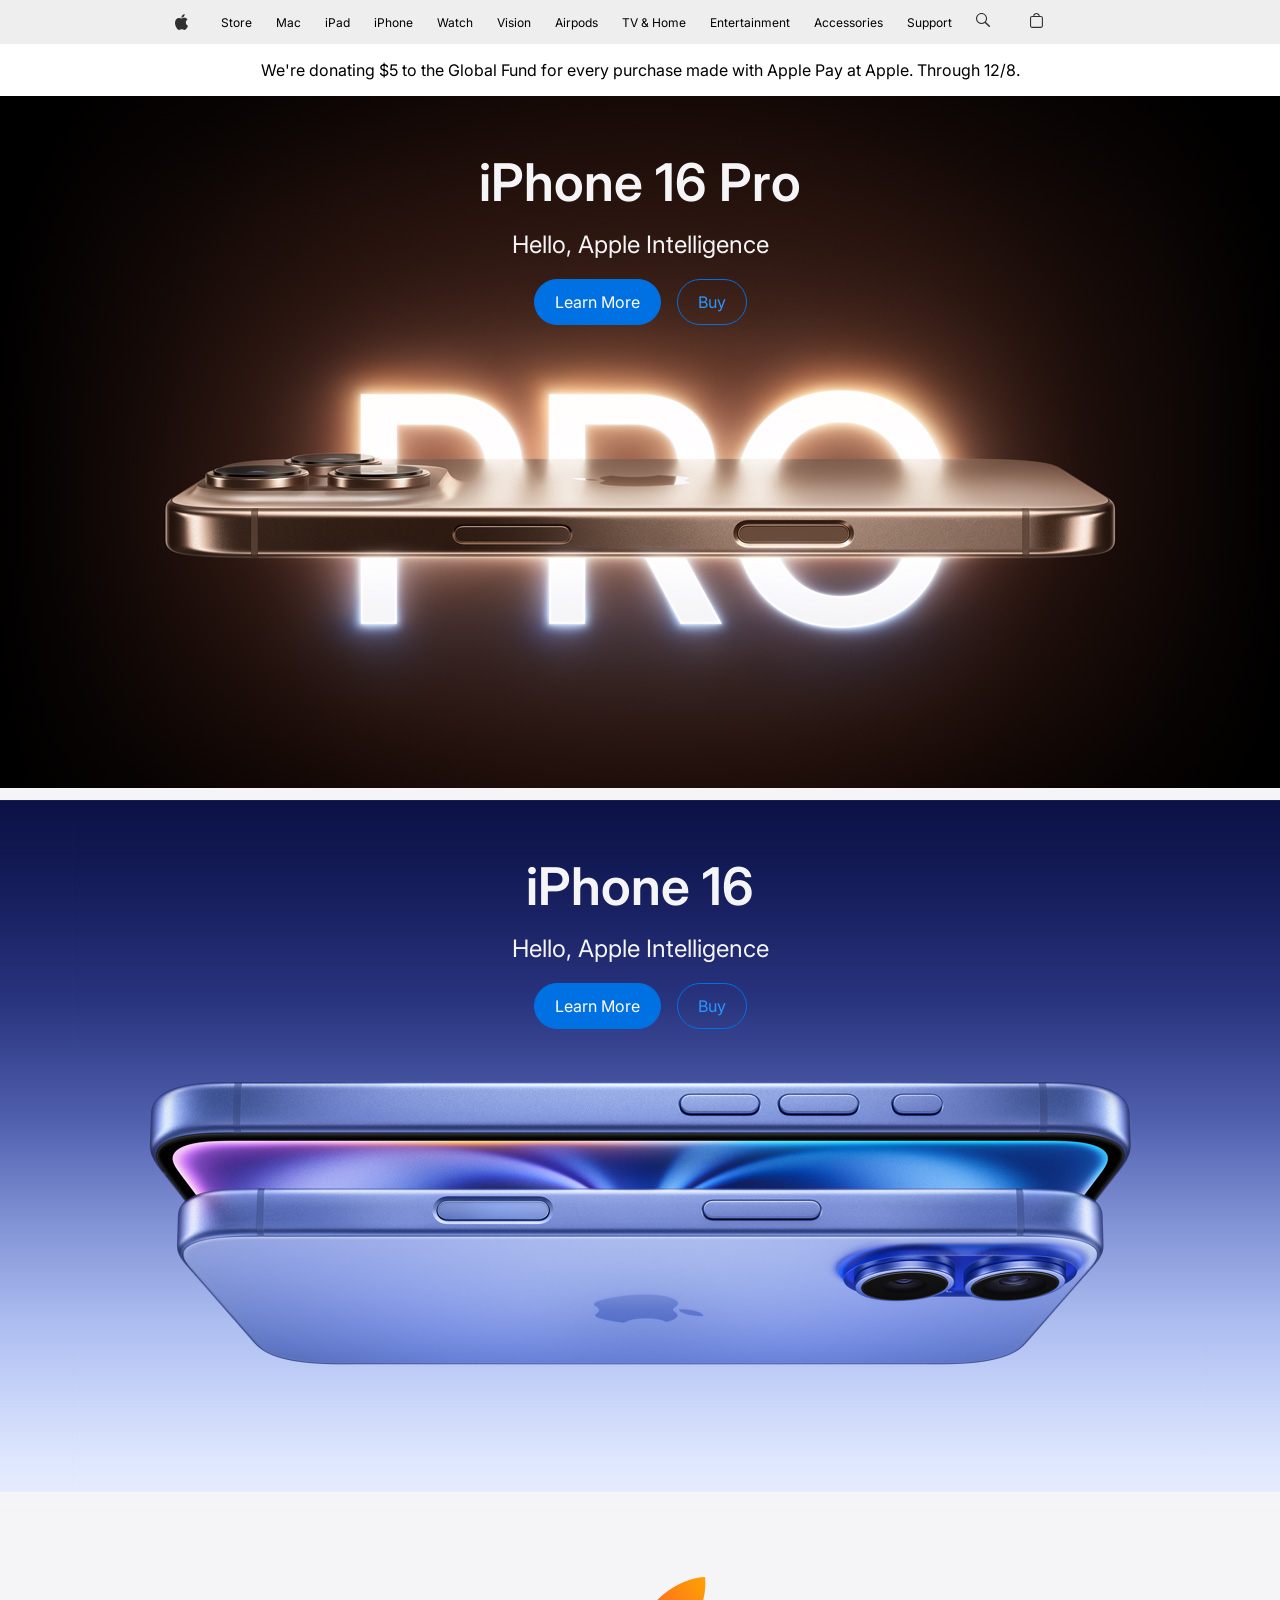
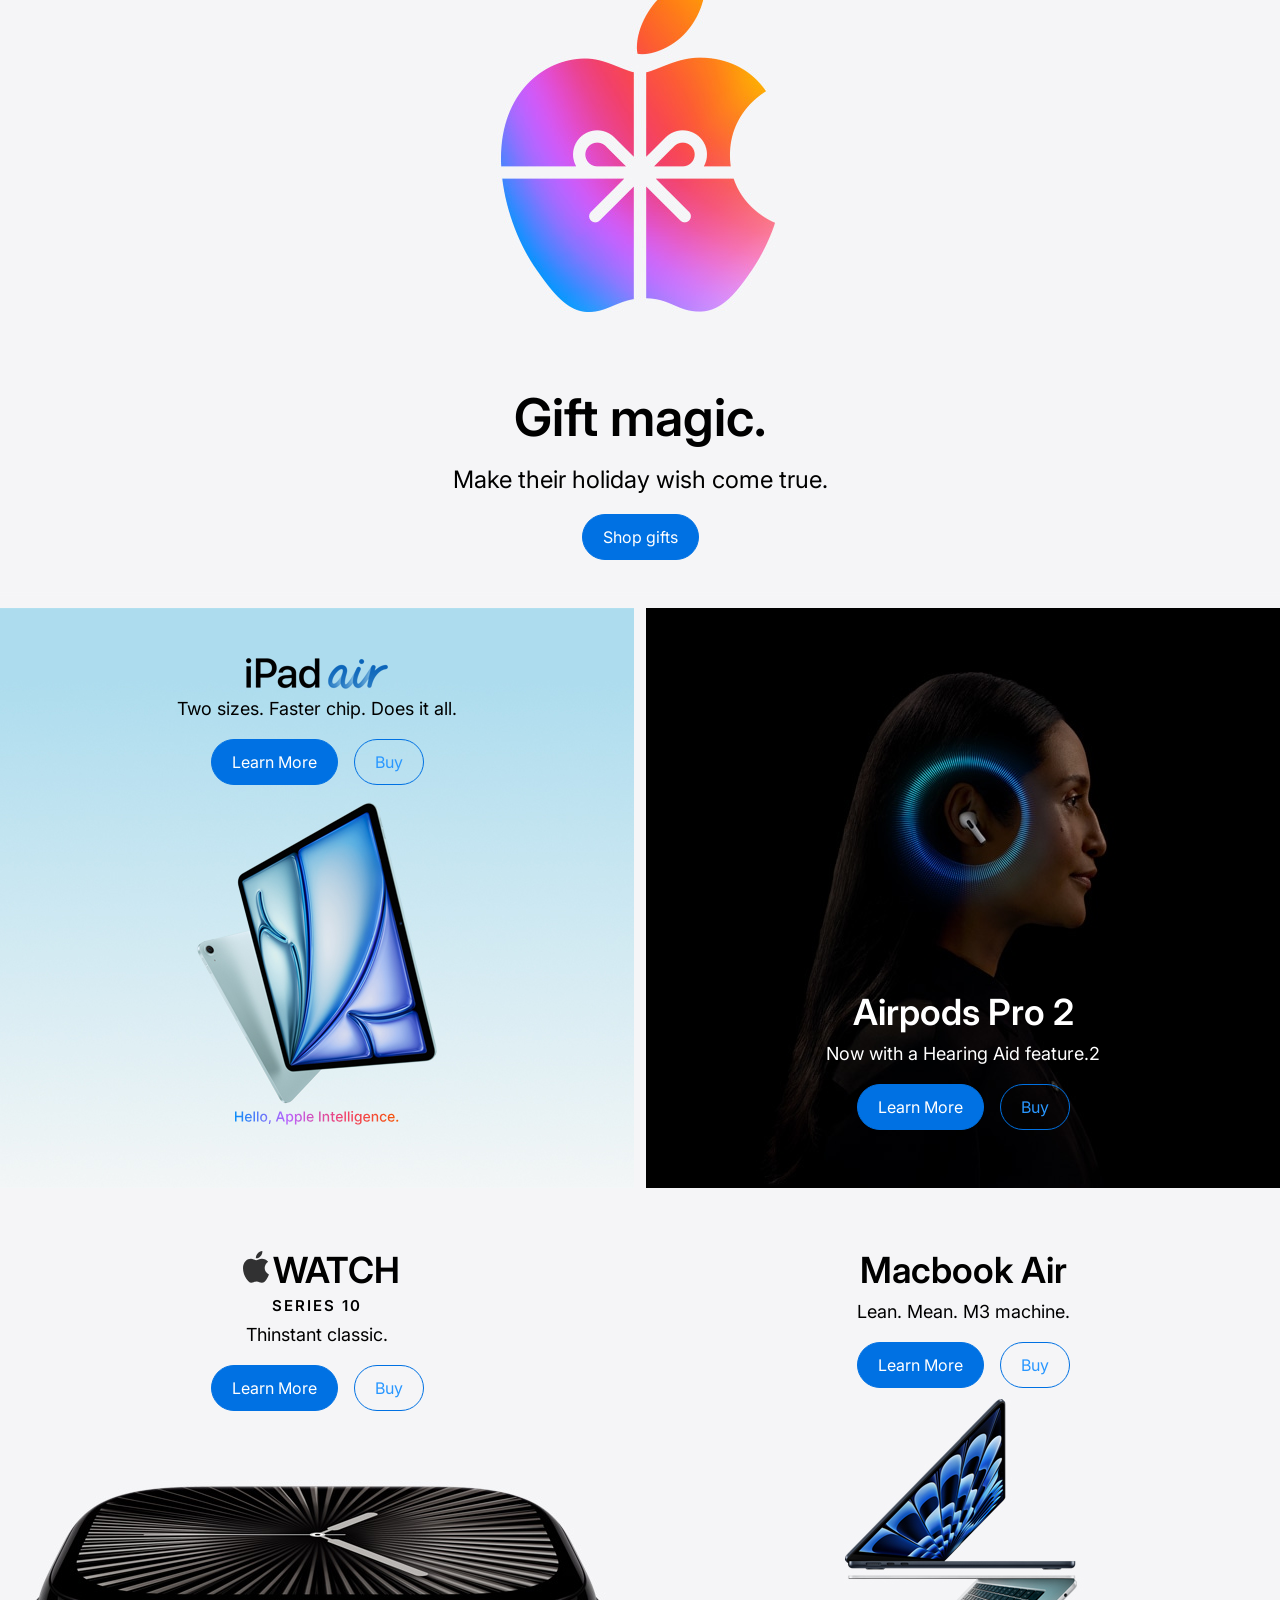
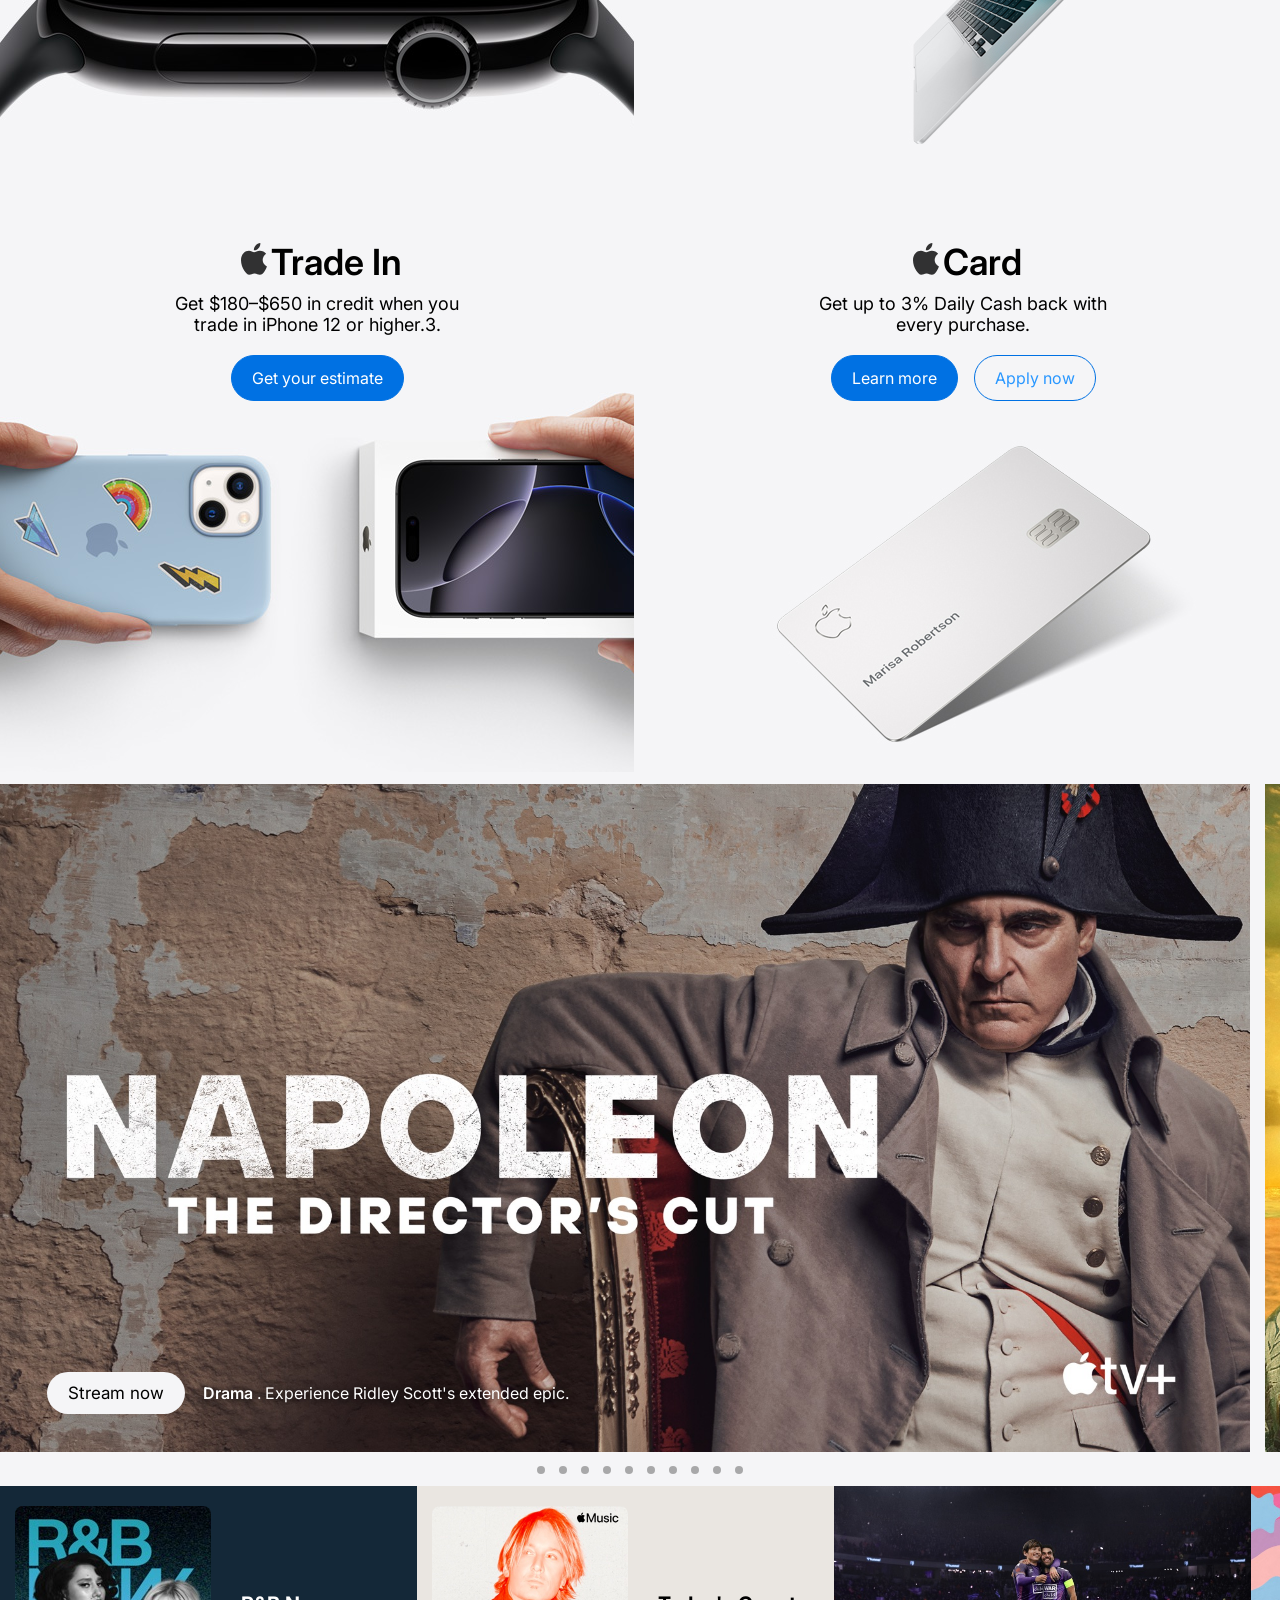
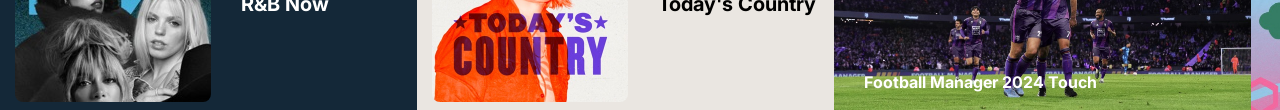
<file: index.html>
<!doctype html>
<html lang="en">
  <head>
    <link rel="stylesheet" href="style.css" />
    <meta charset="UTF-8" />
    <meta name="viewport" content="width=device-width, initial-scale=1.0" />
    <title>Apple</title>
    <link rel="icon" href="images/apple-logo.svg" />
  </head>
  <body>
    <header class="fixed center">
      <a class="center header-icon" href="index.html">
        <img src="images/apple-logo.svg" alt="apple-logo" />
      </a>
      <a class="header-link" href="store.html">Store</a>
      <span class="header-link">Mac</span>
      <span class="header-link">iPad</span>
      <span class="header-link">iPhone</span>
      <span class="header-link">Watch</span>
      <span class="header-link">Vision</span>
      <span class="header-link">Airpods</span>
      <span class="header-link">TV & Home</span>
      <span class="header-link">Entertainment</span>
      <span class="header-link">Accessories</span>
      <span class="header-link">Support</span>
      <div class="center header-icons-left">
        <div class="header-icon">
          <img src="images/search-icon.svg" alt="search-icon" />
        </div>
        <div class="header-icon">
          <img src="images/store-icon.svg" alt="store-icon" />
        </div>
        <div class="header-icon">
          <img src="images/menu-icon.svg" alt="" class="menu-icon" />
        </div>
      </div>
    </header>
    <main>
      <!-- IHPONE 16 PRO -->
      <section>
        <div class="donation-banner center">
          We're donating $5 to the Global Fund for every purchase made with
          Apple Pay at Apple. Through 12/8.
        </div>
        <div class="hero-sections iphone-16-pro-bg align-center">
          <h1 class="hero-title">iPhone 16 Pro</h1>
          <p class="hero-subhead">Hello, Apple Intelligence</p>
          <div class="hero-buttons">
            <div class="button hero-primary-button">Learn More</div>
            <div class="button hero-secondary-button">Buy</div>
          </div>
        </div>
      </section>
      <!-- IPHONE 16 -->
      <section>
        <div class="hero-sections iphone-16-bg align-center">
          <h1 class="hero-title">iPhone 16</h1>
          <p class="hero-subhead">Hello, Apple Intelligence</p>
          <div class="hero-buttons">
            <div class="button hero-primary-button">Learn More</div>
            <div class="button hero-secondary-button">Buy</div>
          </div>
        </div>
      </section>
      <!-- GIFT -->
      <section>
        <div class="hero-sections gift-bg align-center">
          <h1 id="gift-title" class="hero-title dark-title">Gift magic.</h1>
          <p id="gift-subhead" class="hero-subhead dark-title">
            Make their holiday wish come true.
          </p>
          <div class="hero-buttons">
            <div class="button hero-primary-button">Shop gifts</div>
          </div>
        </div>
      </section>
      <!-- PRODUCTS -->
      <section>
        <div class="product-container">
          <div class="product-container-row">
            <!-- ROW: 1 PRODUCT: 1 -->
            <div
              class="product"
              style="--image-url: url(&quot;images/ipad-air-bg.svg&quot;)"
            >
              <img src="images/ipad-air-heading.svg" alt="" />
              <p class="product-subhead dark-title">
                Two sizes. Faster chip. Does it all.
              </p>
              <div class="hero-buttons">
                <div class="button hero-primary-button">Learn More</div>
                <div class="button hero-secondary-button">Buy</div>
              </div>
              <div style="margin-top: 324px">
                <img src="images/hello-apple-intel-gradient-title.svg" alt="" />
              </div>
            </div>
            <!-- ROW: 1 PRODUCT: 2 -->
            <div
              class="product"
              style="--image-url: url(&quot;images/watch-bg.svg&quot;)"
            >
              <div>
                <img
                  src="images/apple-logo.svg"
                  style="height: 32px; margin-left: 8px"
                  alt=""
                />
                <span class="product-title dark-title"> WATCH </span>
                <div>
                  <p class="product-series-title">SERIES 10</p>
                </div>
              </div>
              <span class="product-subhead dark-title">Thinstant classic.</span>
              <div class="hero-buttons">
                <div class="button hero-primary-button">Learn More</div>
                <div class="button hero-secondary-button">Buy</div>
              </div>
            </div>
            <!-- ROW: 1 PRODUCT: 3 -->
            <div
              class="product"
              style="--image-url: url(&quot;images/trade-in-bg.svg&quot;)"
            >
              <div>
                <img
                  src="images/apple-logo.svg"
                  style="height: 32px; margin-left: 8px"
                  alt=""
                />
                <span class="product-title dark-title"> Trade In </span>
              </div>
              <span class="product-subhead dark-title"
                >Get $180–$650 in credit when you trade in iPhone 12 or
                higher.3.</span
              >
              <div class="hero-buttons">
                <div class="button hero-primary-button">Get your estimate</div>
              </div>
            </div>
          </div>
          <div class="product-container-row">
            <!-- ROW: 2 PRODUCT: 1 -->
            <div
              class="product product-bottom"
              style="--image-url: url(&quot;images/airpods-pro-2-bg.svg&quot;)"
            >
              <h1 class="product-title">Airpods Pro 2</h1>
              <p class="product-subhead">Now with a Hearing Aid feature.2</p>
              <div class="hero-buttons">
                <div class="button hero-primary-button">Learn More</div>
                <div class="button hero-secondary-button">Buy</div>
              </div>
            </div>
            <!-- ROW: 2 PRODUCT: 2 -->
            <div
              class="product"
              style="--image-url: url(&quot;images/macbook-air-bg.svg&quot;)"
            >
              <h1 class="product-title dark-title">Macbook Air</h1>
              <p class="product-subhead dark-title">Lean. Mean. M3 machine.</p>
              <div class="hero-buttons">
                <div class="button hero-primary-button">Learn More</div>
                <div class="button hero-secondary-button">Buy</div>
              </div>
            </div>
            <!-- ROW: 2 PRODUCT: 3 -->
            <div
              class="product"
              style="--image-url: url(&quot;images/apple-card-bg.svg&quot;)"
            >
              <div>
                <img
                  src="images/apple-logo.svg"
                  style="height: 32px; margin-left: 8px"
                  alt=""
                />
                <span class="product-title dark-title"> Card </span>
              </div>
              <span class="product-subhead dark-title"
                >Get up to 3% Daily Cash back with every purchase.</span
              >
              <div class="hero-buttons">
                <div class="button hero-primary-button">Learn more</div>
                <div class="button hero-secondary-button">Apply now</div>
              </div>
            </div>
          </div>
        </div>
      </section>
      <!-- MEDIA CAROUSEL -->
      <section>
        <div class="media-carousel">
          <div
            id="item1"
            class="carousel-slide"
            style="--background-image: url(&quot;images/napoleon.jpg&quot;)"
          >
            <div class="carousel-info">
              <button class="carousel-info-button">Stream now</button>
              <span class="carousel-genre">Drama</span>
              <span class="carousel-separator">.</span>
              <span class="carousel-description"
                >Experience Ridley Scott's extended epic.</span
              >
            </div>
          </div>
          <div
            id="item2"
            class="carousel-slide"
            style="--background-image: url(&quot;images/bad-monkey.jpg&quot;)"
          >
            <div class="carousel-info">
              <button class="carousel-info-button">Stream now</button>
              <span class="carousel-genre">Drama</span>
              <span class="carousel-separator">.</span>
              <span class="carousel-description"
                >Experience Ridley Scott's extended epic.</span
              >
            </div>
          </div>
          <div
            id="item3"
            class="carousel-slide"
            style="--background-image: url(&quot;images/instigators.jpg&quot;)"
          >
            <div class="carousel-info">
              <button class="carousel-info-button">Stream now</button>
              <span class="carousel-genre">Drama</span>
              <span class="carousel-separator">.</span>
              <span class="carousel-description"
                >Experience Ridley Scott's extended epic.</span
              >
            </div>
          </div>
          <div
            id="item4"
            class="carousel-slide"
            style="--background-image: url(&quot;images/k-pop-idols.jpg&quot;)"
          >
            <div class="carousel-info">
              <button class="carousel-info-button">Stream now</button>
              <span class="carousel-genre">Drama</span>
              <span class="carousel-separator">.</span>
              <span class="carousel-description"
                >Experience Ridley Scott's extended epic.</span
              >
            </div>
          </div>
          <div
            id="item5"
            class="carousel-slide"
            style="--background-image: url(&quot;images/season-pass.jpg&quot;)"
          >
            <div class="carousel-info">
              <button class="carousel-info-button">Stream now</button>
              <span class="carousel-genre">Drama</span>
              <span class="carousel-separator">.</span>
              <span class="carousel-description"
                >Experience Ridley Scott's extended epic.</span
              >
            </div>
          </div>
          <div
            id="item6"
            class="carousel-slide"
            style="
              --background-image: url(&quot;images/pressumed-innocent.jpg&quot;);
            "
          >
            <div class="carousel-info">
              <button class="carousel-info-button">Stream now</button>
              <span class="carousel-genre">Drama</span>
              <span class="carousel-separator">.</span>
              <span class="carousel-description"
                >Experience Ridley Scott's extended epic.</span
              >
            </div>
          </div>
          <div
            id="item7"
            class="carousel-slide"
            style="--background-image: url(&quot;images/pachinko.jpg&quot;)"
          >
            <div class="carousel-info">
              <button class="carousel-info-button">Stream now</button>
              <span class="carousel-genre">Drama</span>
              <span class="carousel-separator">.</span>
              <span class="carousel-description"
                >Experience Ridley Scott's extended epic.</span
              >
            </div>
          </div>
          <div
            id="item8"
            class="carousel-slide"
            style="--background-image: url(&quot;images/baseball.jpg&quot;)"
          >
            <div class="carousel-info">
              <button class="carousel-info-button">Stream now</button>
              <span class="carousel-genre">Drama</span>
              <span class="carousel-separator">.</span>
              <span class="carousel-description"
                >Experience Ridley Scott's extended epic.</span
              >
            </div>
          </div>
          <div
            id="item9"
            class="carousel-slide"
            style="
              --background-image: url(&quot;images/lady-in-the-lake.jpg&quot;);
            "
          >
            <div class="carousel-info">
              <button class="carousel-info-button">Stream now</button>
              <span class="carousel-genre">Drama</span>
              <span class="carousel-separator">.</span>
              <span class="carousel-description"
                >Experience Ridley Scott's extended epic.</span
              >
            </div>
          </div>
          <div
            id="item10"
            class="carousel-slide"
            style="--background-image: url(&quot;images/morning-show.jpg&quot;)"
          >
            <div class="carousel-info">
              <button class="carousel-info-button">Stream now</button>
              <span class="carousel-genre">Drama</span>
              <span class="carousel-separator">.</span>
              <span class="carousel-description"
                >Experience Ridley Scott's extended epic.</span
              >
            </div>
          </div>
        </div>
        <div class="bullets">
          <a href="#item1" class="bullet"></a>
          <a href="#item2" class="bullet"></a>
          <a href="#item3" class="bullet"></a>
          <a href="#item4" class="bullet"></a>
          <a href="#item5" class="bullet"></a>
          <a href="#item6" class="bullet"></a>
          <a href="#item7" class="bullet"></a>
          <a href="#item8" class="bullet"></a>
          <a href="#item9" class="bullet"></a>
          <a href="#item10" class="bullet"></a>
        </div>
      </section>
      <section>
        <div class="slider-wrapper">
          <div class="slider">
            <div
              class="slider-item"
              style="--item: 1; --bg-color: rgb(20, 40, 56); --color: white"
            >
              <div class="slider-content">
                <div class="slider-image-small">
                  <img src="images/1.jpg" alt="" />
                </div>
                <p class="slider-title">R&B Now</p>
                <div class="slider-overlay">
                  <button class="slider-button">Listen Now</button>
                </div>
              </div>
            </div>
            <div
              class="slider-item"
              style="--item: 2; --bg-color: #eae6e1; --color: black"
            >
              <div class="slider-content">
                <div class="slider-image-small">
                  <img
                    class="slider-image"
                    src="./images/2.jpg"
                    alt="Today's Country"
                  />
                </div>
                <p class="slider-title">Today's Country</p>
                <div class="slider-overlay">
                  <button class="slider-button">Listen Now</button>
                </div>
              </div>
            </div>
            <div class="slider-item" style="--item: 3">
              <div class="slider-content">
                <div class="slider-image-full">
                  <img
                    class="slider-image"
                    src="./images/3.jpg"
                    alt="Football Manager 2024 Touch"
                  />
                </div>
                <p class="slider-caption">Football Manager 2024 Touch</p>
                <div class="slider-overlay">
                  <button class="slider-button">Listen Now</button>
                </div>
              </div>
            </div>
            <div class="slider-item" style="--item: 4">
              <div class="slider-content">
                <div class="slider-image-full">
                  <img
                    class="slider-image"
                    src="./images/4.jpg"
                    alt="6 Weeks to Restart Your Fitness"
                  />
                </div>
                <p class="slider-caption">6 Weeks to Restart Your Fitness</p>
                <div class="slider-overlay">
                  <button class="slider-button">Listen Now</button>
                </div>
              </div>
            </div>
            <div class="slider-item" style="--item: 5">
              <div class="slider-content">
                <div class="slider-image-full">
                  <img
                    class="slider-image"
                    src="./images/5.jpg"
                    alt="NBA 2k25 Arcade Edition"
                  />
                </div>
                <p class="slider-caption">NBA 2k25 Arcade Edition</p>
                <div class="slider-overlay">
                  <button class="slider-button">Listen Now</button>
                </div>
              </div>
            </div>
            <div class="slider-item" style="--item: 6">
              <div class="slider-content">
                <div class="slider-image-full">
                  <img
                    class="slider-image"
                    src="./images/6.jpg"
                    alt="Strength with Kyle"
                  />
                </div>
                <p class="slider-caption">Strength with Kyle</p>
                <div class="slider-overlay">
                  <button class="slider-button">Listen Now</button>
                </div>
              </div>
            </div>
            <div class="slider-item" style="--item: 7">
              <div class="slider-content">
                <div class="slider-image-full">
                  <img
                    class="slider-image"
                    src="./images/7.jpg"
                    alt="Run your first 5K"
                  />
                </div>
                <p class="slider-caption">Run your first 5K</p>
                <div class="slider-overlay">
                  <button class="slider-button">Listen Now</button>
                </div>
              </div>
            </div>
            <div
              class="slider-item"
              style="--item: 8; --bg-color: rgb(64, 13, 14)"
            >
              <div class="slider-content">
                <div class="slider-image-small">
                  <img
                    class="slider-image"
                    src="./images/8.jpg"
                    alt="Today's Indie Rock"
                  />
                </div>
                <p class="slider-title">Today's Indie Rock</p>
                <div class="slider-overlay">
                  <button class="slider-button">Listen Now</button>
                </div>
              </div>
            </div>
            <div class="slider-item" style="--item: 9">
              <div class="slider-content">
                <div class="slider-image-full">
                  <img
                    class="slider-image"
                    src="./images/9.jpg"
                    alt="Hello Kitty Island Adventure"
                  />
                </div>
                <p class="slider-caption">Hello Kitty Island Adventure</p>
                <div class="slider-overlay">
                  <button class="slider-button">Listen Now</button>
                </div>
              </div>
            </div>
            <div
              class="slider-item"
              style="--item: 10; --bg-color: rgb(38, 38, 38)"
            >
              <div class="slider-content">
                <div class="slider-image-small">
                  <img
                    class="slider-image"
                    src="./images/10.jpg"
                    alt="Strength with Kyle"
                  />
                </div>
                <p class="slider-title">Strength with Kyle</p>
                <div class="slider-overlay">
                  <button class="slider-button">Listen Now</button>
                </div>
              </div>
            </div>
            <!-- Duplicated items for infinite loop -->
            <div
              class="slider-item"
              style="--item: 1; --bg-color: rgb(20, 40, 56); --color: white"
            >
              <div class="slider-content">
                <div class="slider-image-small">
                  <img src="images/1.jpg" alt="" />
                </div>
                <p class="slider-title">R&B Now</p>
                <div class="slider-overlay">
                  <button class="slider-button">Listen Now</button>
                </div>
              </div>
            </div>
            <div
              class="slider-item"
              style="--item: 2; --bg-color: #eae6e1; --color: black"
            >
              <div class="slider-content">
                <div class="slider-image-small">
                  <img
                    class="slider-image"
                    src="./images/2.jpg"
                    alt="Today's Country"
                  />
                </div>
                <p class="slider-title">Today's Country</p>
                <div class="slider-overlay">
                  <button class="slider-button">Listen Now</button>
                </div>
              </div>
            </div>
            <div class="slider-item" style="--item: 3">
              <div class="slider-content">
                <div class="slider-image-full">
                  <img
                    class="slider-image"
                    src="./images/3.jpg"
                    alt="Football Manager 2024 Touch"
                  />
                </div>
                <p class="slider-caption">Football Manager 2024 Touch</p>
                <div class="slider-overlay">
                  <button class="slider-button">Listen Now</button>
                </div>
              </div>
            </div>
            <div class="slider-item" style="--item: 4">
              <div class="slider-content">
                <div class="slider-image-full">
                  <img
                    class="slider-image"
                    src="./images/4.jpg"
                    alt="6 Weeks to Restart Your Fitness"
                  />
                </div>
                <p class="slider-caption">6 Weeks to Restart Your Fitness</p>
                <div class="slider-overlay">
                  <button class="slider-button">Listen Now</button>
                </div>
              </div>
            </div>
            <div class="slider-item" style="--item: 5">
              <div class="slider-content">
                <div class="slider-image-full">
                  <img
                    class="slider-image"
                    src="./images/5.jpg"
                    alt="NBA 2k25 Arcade Edition"
                  />
                </div>
                <p class="slider-caption">NBA 2k25 Arcade Edition</p>
                <div class="slider-overlay">
                  <button class="slider-button">Listen Now</button>
                </div>
              </div>
            </div>
            <div class="slider-item" style="--item: 6">
              <div class="slider-content">
                <div class="slider-image-full">
                  <img
                    class="slider-image"
                    src="./images/6.jpg"
                    alt="Strength with Kyle"
                  />
                </div>
                <p class="slider-caption">Strength with Kyle</p>
                <div class="slider-overlay">
                  <button class="slider-button">Listen Now</button>
                </div>
              </div>
            </div>
            <div class="slider-item" style="--item: 7">
              <div class="slider-content">
                <div class="slider-image-full">
                  <img
                    class="slider-image"
                    src="./images/7.jpg"
                    alt="Run your first 5K"
                  />
                </div>
                <p class="slider-caption">Run your first 5K</p>
                <div class="slider-overlay">
                  <button class="slider-button">Listen Now</button>
                </div>
              </div>
            </div>
            <div
              class="slider-item"
              style="--item: 8; --bg-color: rgb(64, 13, 14)"
            >
              <div class="slider-content">
                <div class="slider-image-small">
                  <img
                    class="slider-image"
                    src="./images/8.jpg"
                    alt="Today's Indie Rock"
                  />
                </div>
                <p class="slider-title">Today's Indie Rock</p>
                <div class="slider-overlay">
                  <button class="slider-button">Listen Now</button>
                </div>
              </div>
            </div>
            <div class="slider-item" style="--item: 9">
              <div class="slider-content">
                <div class="slider-image-full">
                  <img
                    class="slider-image"
                    src="./images/9.jpg"
                    alt="Hello Kitty Island Adventure"
                  />
                </div>
                <p class="slider-caption">Hello Kitty Island Adventure</p>
                <div class="slider-overlay">
                  <button class="slider-button">Listen Now</button>
                </div>
              </div>
            </div>
            <div
              class="slider-item"
              style="--item: 10; --bg-color: rgb(38, 38, 38)"
            >
              <div class="slider-content">
                <div class="slider-image-small">
                  <img
                    class="slider-image"
                    src="./images/10.jpg"
                    alt="Strength with Kyle"
                  />
                </div>
                <p class="slider-title">Alpha Music</p>
                <div class="slider-overlay">
                  <button class="slider-button">Listen Now</button>
                </div>
              </div>
            </div>
          </div>
        </div>
      </section>
    </main>
  </body>
</html>
</file>
<file: style.css>
@import url("https://fonts.googleapis.com/css2?family=Inter:ital,opsz,wght@0,14..32,100..900;1,14..32,100..900&display=swap");
@media (max-width: 762px) {
  .header-link {
    display: none;
  }
  header {
    justify-content: space-between !important;
  }
  .header-icon {
    margin: 20px !important;
    width: fit-content !important;
  }
  .header-icons-left {
    column-gap: 0 !important;
  }
  .menu-icon {
    display: flex !important;
  }
  /* .gift-bg {
    background-image: url("images/ipad-air-bg.svg") !important;
  }
  #gift-title {
    display: none;
  }
  #gift-title::after {
    background-image: url("images/ipad-air-heading.svg") !important;
    background-size: contain;
    /* font-size: 0 !important; */
  /* content: "Hello";
    color: white;
    border: 1px solid red;
  } */
}
@media (max-width: 390px) {
  .iphone-16-pro-bg {
    background-image: url(images/iphone-16-pro-mobile-bg.svg) !important;
    justify-content: flex-end !important;
  }
  .iphone-16-bg {
    background-image: url(images/iphone-16-mobile-bg.svg) !important;
  }
  .product-container {
    flex-direction: column !important;
  }
  .product-container-row {
    width: 100vw !important;
  }
  .carousel-info {
    display: none;
  }
  .store-sections {
    padding-left: 16px !important;
    padding-right: 16px !important;
  }
  .store-text-container {
    padding: 0 16px !important;
  }
  .product-list-container {
    padding: 0 16px !important;
    justify-content: flex-start !important;
  }
  .store-footer-container {
    padding-left: 16px !important;
  }
  #item1 {
    background-image: url("images/Tabpanel-1.svg");
    width: 100vw;
  }
  #item2 {
    background-image: url("images/Tabpanel-2.svg");
    width: 100vw;
  }
  #item3 {
    background-image: url("images/Tabpanel-3.svg");
    width: 100vw;
  }
  #item4 {
    background-image: url("images/Tabpanel-4.svg");
    width: 100vw;
  }
  #item5 {
    background-image: url("images/Tabpanel-5.svg");
    width: 100vw;
  }
  #item6 {
    background-image: url("images/Tabpanel-6.svg");
    width: 100vw;
  }
  #item7 {
    background-image: url("images/Tabpanel-7.svg");
    width: 100vw;
  }
  #item8 {
    background-image: url("images/Tabpanel-8.svg");
    width: 100vw;
  }
  #item9 {
    display: none;
  }
  #item10 {
    display: none;
  }
  .store-footer-container {
    padding: 0 !important;
  }
  .footer-links {
    gap: 0 !important;
    flex-direction: column !important;
  }
}
* {
  box-sizing: border-box;
  font-family: "Inter", serif;
  margin: 0px;
  padding: 0px;
}
body {
  background-color: rgba(245, 245, 247, 1) !important;
}
img {
  overflow-clip-margin: content-box;
  overflow: clip;
}
div {
  display: block;
  unicode-bidi: isolate;
}
header {
  background-color: rgb(238, 238, 238);
  top: 0px;
  height: 44px;
  width: 100vw;
  column-gap: 24px;
  z-index: 10;
}
main {
  width: 100%;
  /* height: 100%;
  display: flex;
  flex-direction: column; */
}
.with-bg-image {
  background-image: var(--bg-image);
  background-size: cover;
  background-position: center;
  height: auto;
}
.fixed {
  position: fixed;
}
.center {
  display: flex;
  justify-content: center;
  align-items: center;
}
.align-center {
  display: flex;
  align-items: center;
}
.space-around {
  justify-content: space-around !important;
}

.header-link {
  text-decoration: none;
  color: black;
  font-size: 12px;
  font-weight: 400;
}

.header-icons-left {
  column-gap: 24px;
}
.header-icon {
  width: 30px;
}
.menu-icon {
  display: none;
}
.hero-section {
  width: 100%;
}
.donation-banner {
  width: 100%;
  margin-top: 44px;
  padding: 16px 31px;
  background-color: white;
  text-align: center;
}
.iphone-16-pro-bg {
  background-image: url(images/iphone-16-pro-bg.svg);
}
.hero-sections {
  width: 100vw;
  height: 692px;
  text-align: center;
  margin-bottom: 12px;
  flex-direction: column;
  background-size: cover;
  background-repeat: no-repeat;
  padding-block: 55px 36px;
  background-position: center center;
}
.hero-title {
  font-size: 52px;
  color: rgb(245, 245, 247);
  font-weight: 600;
}
.dark-title {
  color: black !important;
}
.hero-subhead {
  font-size: 24px;
  color: rgb(245, 245, 247);
  font-weight: 400;
  margin-block: 16px 20px;
}
.hero-buttons {
  display: flex;
  column-gap: 16px;
}
.hero-primary-button {
  color: rgb(255, 255, 255);
  background-color: rgb(0, 113, 227);
}
.hero-secondary-button {
  color: rgb(41, 151, 255);
  background-color: transparent;
  border-width: 1px;
  border-style: solid;
  border-color: rgb(41, 151, 255);
  border-image: initial;
}

.button {
  cursor: pointer;
  padding: 12px 20px;
  border-radius: 999px;
  text-decoration: none;
  border-width: 1px;
  border-style: solid;
  border-color: rgb(0, 113, 227);
  border-image: initial;
}

.iphone-16-bg {
  background-image: url(images/iphone-16-bg.svg);
}
.gift-bg {
  justify-content: flex-end !important;
  background-image: url(images/gift-bg.svg);
}
.product-container {
  display: flex;
  flex-direction: row;
  gap: 12px;
  margin: 0;
  padding: 0;
}
.product-container-row {
  column-gap: 12px;
  width: 50%;
}
.product {
  display: flex;
  height: 580px;
  text-align: center;
  align-items: center;
  flex-direction: column;
  padding-block: 48px 58px;
  background: var(--image-url) center / cover no-repeat;
  margin-bottom: 12px;
}
.product-bottom {
  justify-content: flex-end;
}
.product-title {
  color: white;
  font-size: 36px;
  font-weight: 600;
}
.product-subhead {
  font-size: 18px;

  color: white;
  margin-top: 9px;
  margin-bottom: 20px;
  max-width: 322px;
}
.product-series-title {
  margin-top: 4px;
  font-size: 15px;
  font-weight: 600;
  letter-spacing: 2px;
}
.--image-url {
  background-image: url();
}
.media-carousel {
  width: 100vw;
  height: 668px;
  display: flex;
  column-gap: 15px;
  overflow-x: scroll;
  align-items: center;
  scrollbar-width: none;
  scroll-behavior: smooth;
  scroll-snap-type: x mandatory;
}

.carousel-slide {
  scroll-snap-align: center;
  flex-shrink: 0;
  width: 1250px;
  height: 668px;
  background: var(--background-image) center / cover no-repeat;
  background-size: cover;
  background-position: center;
  position: relative;
}
.carousel-info {
  left: 47px;
  bottom: 38px;
  position: absolute;
}
.carousel-info-button {
  cursor: pointer;
  font-size: 17px;
  margin-right: 14px;
  background-color: rgb(245, 245, 247);
  border-width: medium;
  border-style: none;
  border-color: currentcolor;
  border-image: initial;
  padding: 11px 21px;
  border-radius: 999px;
}
.carousel-genre {
  color: white;
  font-weight: 600;
  text-shadow: 1px 1px 8px black;
}
.carousel-separator {
  color: white;
  text-shadow: 1px 1px 8px black;
}
.carousel-description {
  color: white;
  text-shadow: 1px 1px 8px black;
}
.bullets {
  display: flex;
  margin-top: 14px;
  justify-content: center;
  gap: 14px;
  width: 100%;
}
.bullet {
  display: inline-block;
  width: 8px;
  height: 8px;
  opacity: 0.75;
  background-color: rgba(0, 0, 0, 0.42);
  border-radius: 50%;
  transition: opacity 250ms;
  cursor: pointer;
}
.bullet:hover {
  opacity: 1;
}
.slider-wrapper {
  width: 100%;
  overflow: hidden;
  height: var(--height);
  padding-top: 12px;
  --width: 417px;
  --height: 236px;
  --quantity: 10;
}
.slider {
  display: flex;
  position: relative;
  width: calc(var(--width) * var(--quantity) * 2);
  animation: scroll 50s linear infinite;
}
.slider:hover {
  animation-play-state: paused;
}
.slider:hover .slider-item {
  filter: grayscale(100%);
}
.slider:hover .slider-item:hover {
  filter: grayscale(0%);
}
.slider-item {
  position: relative;
  flex-shrink: 0;
  width: var(--width);
  height: var(--height);
  background-color: var(--bg-color);
  transition: filter 0.3s ease;
}
.slider-item:hover .slider-overlay {
  opacity: 1;
}
.slider-item:hover .slider-button {
  opacity: 1;
}

.slider-content {
  width: 100%;
  height: 100%;
  display: flex;
  column-gap: 15px;
  font-weight: bold;
  position: relative;
  align-items: center;
  color: var(--color);
  background-size: cover;
  background-position: center;
}
.slider-image-small {
  width: 196px;
  height: 196px;
  overflow: hidden;
  margin-left: 15px;
  border-radius: 8px;
}
.slider-image-full {
  width: 100%;
  height: 100%;
  overflow: hidden;
  object-fit: cover;
  position: absolute;
  top: 0;
  left: 0;
}
.slider-image {
  width: 100%;
  height: 100%;
  object-fit: cover;
}
.slider-item:has(.slider-image-full) {
  overflow: hidden;
}
.slider-item:has(.slider-image-full) .slider-content {
  background-image: none;
}
.slider-title {
  font-size: 20px;
  margin-left: 15px;
}
.slider-caption {
  font-size: 16px;
  margin: 0 15px;
  left: 15px;
  bottom: 30px;
  color: white;
  position: absolute;
  z-index: 2;
}
.slider-overlay {
  inset: 0;
  opacity: 0;
  display: flex;
  position: absolute;
  align-items: center;
  justify-content: center;
  background-color: rgba(0, 0, 0, 0.2);
  transition: opacity 0.3s;
}

.slider-button {
  opacity: 0;
  border: none;
  padding: 7px 15px;
  border-radius: 999px;
  background-color: white;
  cursor: pointer;
  transition: opacity 0.3s;
}

@keyframes scroll {
  0% {
    transform: translateX(0);
  }
  100% {
    transform: translateX(calc(-1 * var(--width) * var(--quantity)));
  }
}
.margin-bottom-0 {
  margin-bottom: 0 !important;
}
.margin-top-160 {
  margin-top: 160px;
}
.store-sections {
  display: flex;
  padding-left: var(--margin-left, 140px);
  width: 100%;
  height: auto;
  background-image: var(--bg-image);
  background-size: cover;
  background-repeat: no-repeat;

  box-sizing: border-box;
}
.store-text-container {
  width: 100%;
  display: flex;
  flex-direction: row;
  justify-content: space-between;
  padding: 0 140px;
  box-sizing: border-box;
}
.store-text-header {
  font-size: 44px;
  font-weight: bold;
  color: rgba(110, 110, 115, 1);
}
.font-size-14 {
  font-size: 14px;
}
.font-bold {
  font-weight: bold;
}
.color-black {
  color: black;
}
.color-white {
  color: white !important;
}
.color-blue {
  color: rgba(0, 102, 204, 1);
}
.text-linear-gradient {
  background: -webkit-linear-gradient(
    0deg,
    rgba(0, 144, 247, 1),
    rgba(186, 98, 252, 1),
    rgba(242, 65, 107, 1)
  );
  background-clip: text;
  -webkit-background-clip: text;
  -webkit-text-fill-color: transparent;
  margin-right: var(--margin-right, 4px);
}
.margin-bottom-16 {
  margin-bottom: 16px;
}

.margin-bottom-80 {
  margin-bottom: 80px;
}

.margin-bottom-4 {
  margin-bottom: 4px;
}
.flex-direction-row {
  display: flex;
  flex-direction: row;
}
.flex-direction-column {
  display: flex;
  flex-direction: column;
}

.product-list-container {
  padding: 0 140px;
  overflow-x: scroll;
  margin-bottom: 60px;
  scrollbar-width: none;
  justify-content: flex-start !important;
  width: 100%;
  gap: 12px;
}
.store-product-item {
  width: 136px;
  height: 146px;
  padding: 16px 8px;
}
.store-product-item-name {
  width: 100%;
}
.store-product-section-header-container {
  margin-bottom: 24px;
}
.store-product-section-header {
  font-size: 24px;
  font-weight: bold;
  color: rgba(110, 110, 115, 1);
}
.store-product-cards-container {
  gap: 20px;
  overflow-x: scroll;
  overflow-y: hidden;
  display: flex;
  flex-wrap: nowrap;
  scrollbar-width: none;
  margin-bottom: 60px;
  height: 500px;
  flex-shrink: 0;
}
.store-product-card {
  flex-shrink: 0;
  align-items: center;
  background-image: var(--bg-image);
  background-size: cover;
  box-shadow: 2px 4px 12px rgba(0, 0, 0, 0.08);
  background-color: var(--color, white);
  border-radius: 18px;
  width: var(--width, 312px);
  height: var(--height, auto);
  padding-left: 30px;
  padding-right: 30px;
  padding-bottom: 30px;
  padding-top: var(--padding-top, 30px);
  position: relative;
}
.store-product-card-header-container {
  top: var(--top, 54px);
  width: 100%;
}
.store-product-card-header {
  font-size: 26px;
  color: rgba(29, 29, 31, 1);
}
.brown-text-container {
  height: var(--height, 24px) !important;
}
.store-product-card-brown-text {
  color: rgba(182, 68, 0, 1);
  font-size: 12px;
  font-weight: bold;
}
.brown-triangle-symbol {
  color: rgba(182, 68, 0, 1);
  font-size: 8px;
  padding-left: 1px !important;
  font-weight: bold !important;
  font-family: "Inter" !important;
}
.store-product-card-subhead {
  font-size: 18px;
  color: rgba(29, 29, 31, 1);
}
.max-width-230 {
  max-width: 230px;
}
.price-template-pos {
  position: absolute;
  bottom: 37px;
  left: 30px;
}
.color-list-pos {
  position: absolute;
  top: 283px;
  left: 30px;
}
.margin-bottom-58 {
  margin-bottom: 58px;
}
.margin-bottom-10 {
  margin-bottom: 10px;
}
.gap-20 {
  gap: 20px;
}
.font-size-22 {
  font-size: 22px;
}
.text-align-left {
  text-align: left;
}

/* === Spacing and Layout Classes === */
.margin-top-52 {
  margin-top: 52px;
}

.margin-right-16 {
  margin-right: 16px;
}

.margin-right-32 {
  margin-right: 32px;
}

.height-35 {
  height: 35px;
}

.height-100 {
  height: 100px;
}

.max-width-200 {
  max-width: 200px;
}

/* === Product Card Size Variants === */
.card-width-313 {
  --width: 313px;
}

.card-width-400 {
  --width: 400px;
  --height: 500px;
}

.card-width-480 {
  --width: 480px;
}

.card-padding-top-54 {
  --padding-top: 54px;
}

.card-padding-top-53 {
  --padding-top: 53px;
}

/* === Section Variants === */
.section-margin-left-0 {
  --margin-left: 0;
}

.section-margin-left-140 {
  --margin-left: 140px;
}

/* === Background Image Variants === */
.bg-store-first-section {
  --bg-image: url("images/1st-store-section-bg.svg");
}

.bg-card-iphone-16-pro {
  --bg-image: url("images/store-card-iphone-16-pro.svg");
}

.bg-card-watch {
  --bg-image: url("images/store-card-watch.svg");
}

.bg-card-ipad-mini {
  --bg-image: url("images/store-card-ipad-mini.svg");
}

.bg-card-macbook-pro {
  --bg-image: url("images/store-card-macbook-pro.svg");
}

.bg-card-airpod-engraving {
  --bg-image: url("images/store-card-airpod-engraving.svg");
}

.bg-card-holiday-picks {
  --bg-image: url("images/store-card-holiday-picks.svg");
}

/* === Special Styles === */
.brown-symbol-styled {
  color: rgba(182, 68, 0, 1);
  font-size: 8px;
  font-weight: bold !important;
}

.store-chat-icon-spacing {
  margin-right: 16px;
  height: 35px;
}
.silver-text {
  color: rgba(110, 110, 115, 1) !important;
}
.small-card-height {
  height: 240px;
}
.store-footer-container {
  display: flex;
  padding-left: 140px;
  margin-bottom: 100px;
  gap: 24px;
}
.footer-links {
  width: auto;
  display: flex;
  align-items: flex-start;
  gap: 12px;
}
.footer-link {
  border: 1px solid black;
  display: flex;
  justify-content: center;
  padding: 10px 12px;
  gap: 8px;
  border-radius: 999px;
}
</file>
